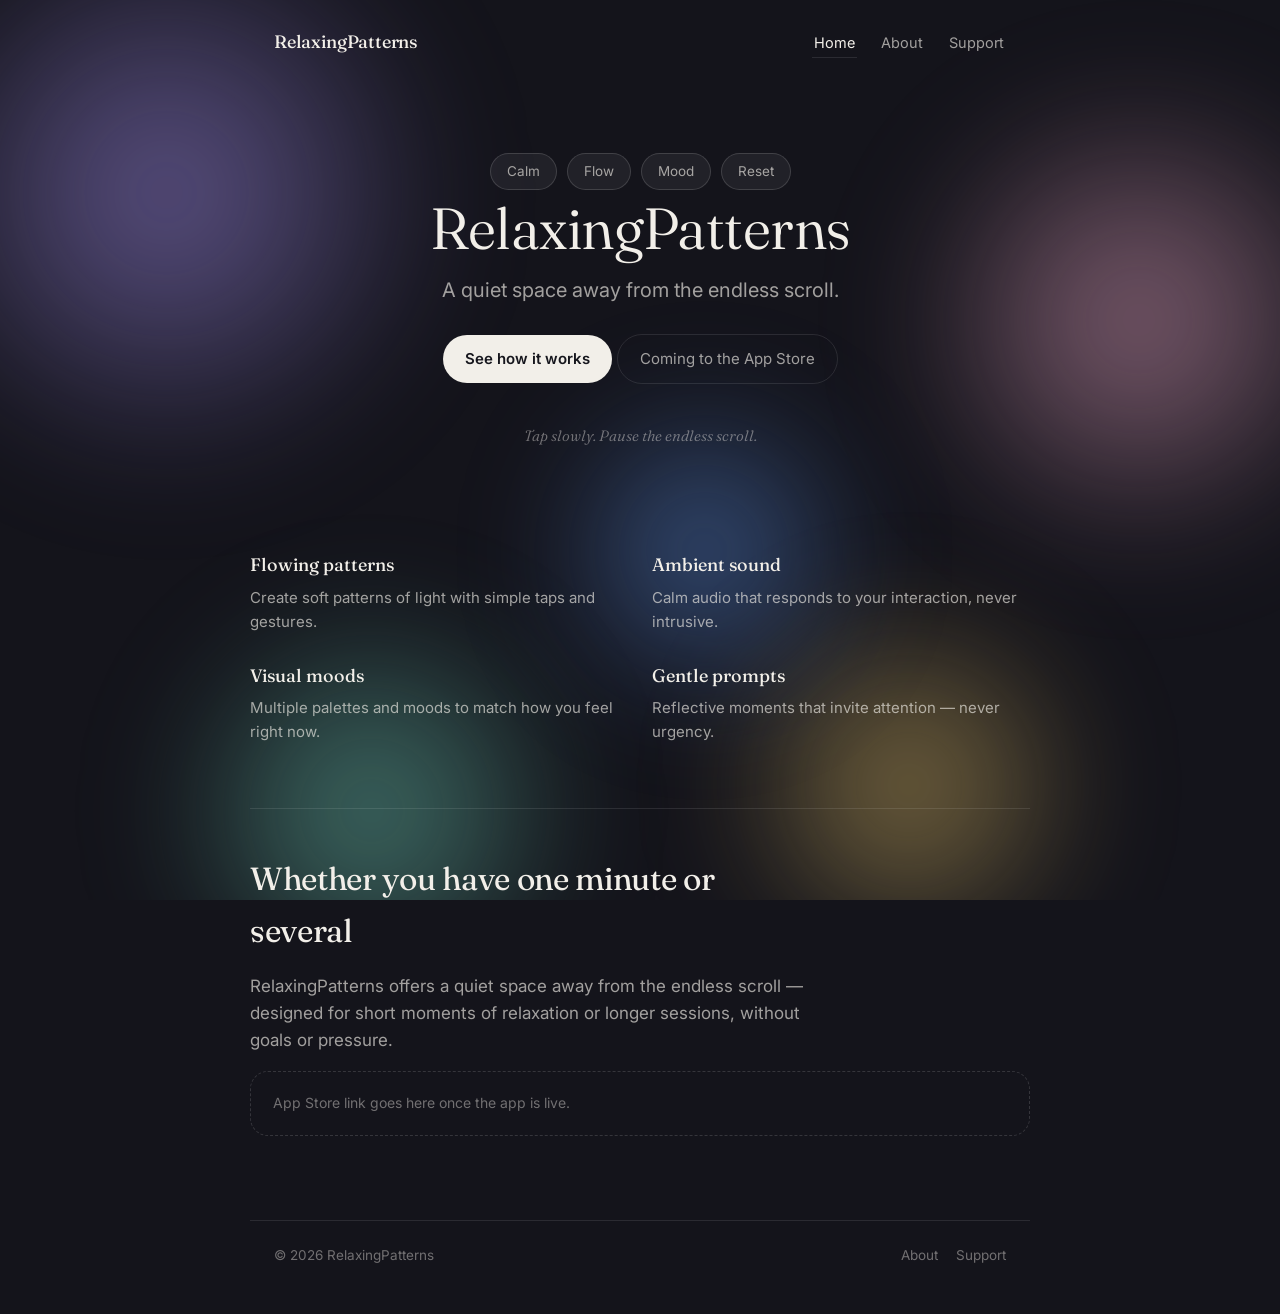
<file: docs/index.html>
<!doctype html>
<html lang="en">
<head>
<meta charset="utf-8">
<meta name="viewport" content="width=device-width, initial-scale=1">
<title>RelaxingPatterns — a quiet space away from the endless scroll</title>
<meta name="description" content="RelaxingPatterns is a gentle interactive experience for brief moments of calm — soft patterns of light, ambient sound, and no goals or pressure.">
<link rel="preconnect" href="https://fonts.googleapis.com">
<link rel="preconnect" href="https://fonts.gstatic.com" crossorigin>
<link href="https://fonts.googleapis.com/css2?family=Fraunces:ital,wght@0,340;0,460;1,340&family=Inter:wght@400;500;600&display=swap" rel="stylesheet">
<link rel="stylesheet" href="styles.css">
</head>
<body>

<div class="orb-field" aria-hidden="true">
  <div class="orb orb--1"></div>
  <div class="orb orb--2"></div>
  <div class="orb orb--3"></div>
  <div class="orb orb--4"></div>
  <div class="orb orb--5"></div>
</div>

<div class="page">

  <nav class="nav">
    <div class="wrap">
      <a class="nav__brand" href="index.html">RelaxingPatterns</a>
      <ul class="nav__links">
        <li><a href="index.html" aria-current="page">Home</a></li>
        <li><a href="marketing.html">About</a></li>
        <li><a href="support.html">Support</a></li>
      </ul>
    </div>
  </nav>

  <header class="hero wrap">
    <div class="chips" aria-hidden="true">
      <span class="chip">Calm</span>
      <span class="chip">Flow</span>
      <span class="chip">Mood</span>
      <span class="chip">Reset</span>
    </div>
    <h1 class="display">RelaxingPatterns</h1>
    <p class="hero__lede">A quiet space away from the endless scroll.</p>
    <div>
      <a class="btn btn--primary" href="marketing.html">See how it works</a>
      <a class="btn btn--ghost" href="#app-store">Coming to the App&nbsp;Store</a>
    </div>
    <p class="hero__caption">Tap slowly. Pause the endless scroll.</p>
  </header>

  <section class="features wrap">
    <div class="features__grid">
      <div class="feature">
        <h3>Flowing patterns</h3>
        <p>Create soft patterns of light with simple taps and gestures.</p>
      </div>
      <div class="feature">
        <h3>Ambient sound</h3>
        <p>Calm audio that responds to your interaction, never intrusive.</p>
      </div>
      <div class="feature">
        <h3>Visual moods</h3>
        <p>Multiple palettes and moods to match how you feel right now.</p>
      </div>
      <div class="feature">
        <h3>Gentle prompts</h3>
        <p>Reflective moments that invite attention — never urgency.</p>
      </div>
    </div>
  </section>

  <section class="section wrap" id="app-store">
    <div class="lede-block">
      <h2 class="display">Whether you have one minute or several</h2>
      <p>RelaxingPatterns offers a quiet space away from the endless scroll — designed for short moments of relaxation or longer sessions, without goals or pressure.</p>
    </div>
    <div class="placeholder">
      App Store link goes here once the app is live. <!-- TODO: replace with real App Store URL -->
    </div>
  </section>

  <footer class="footer">
    <div class="wrap">
      <span>© 2026 RelaxingPatterns</span>
      <ul class="footer__links">
        <li><a href="marketing.html">About</a></li>
        <li><a href="support.html">Support</a></li>
      </ul>
    </div>
  </footer>

</div>
</body>
</html>
</file>
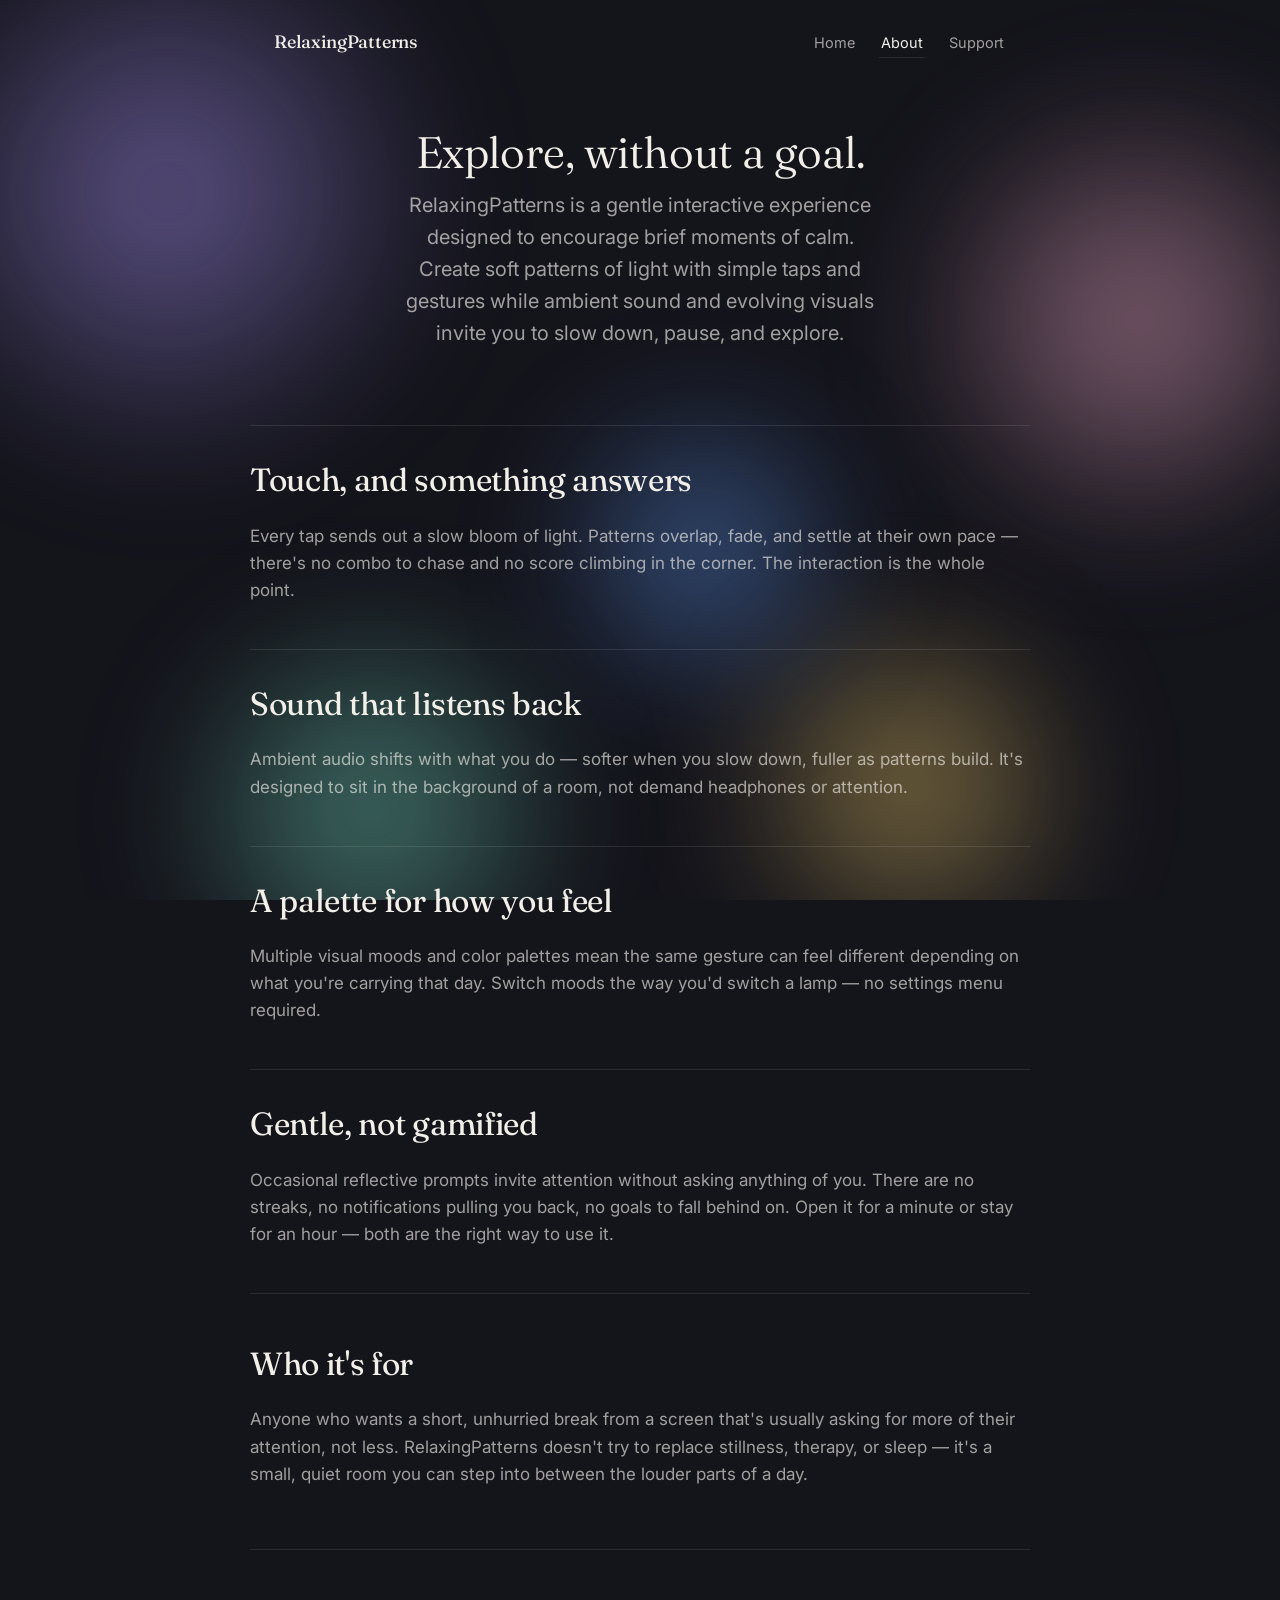
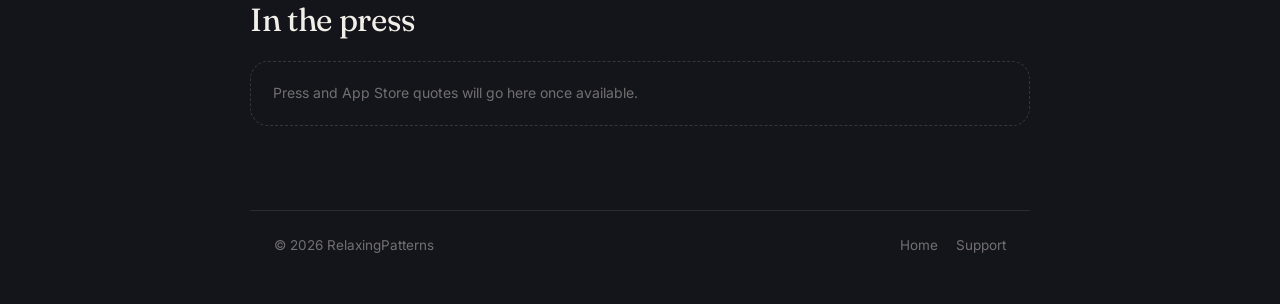
<file: docs/marketing.html>
<!doctype html>
<html lang="en">
<head>
<meta charset="utf-8">
<meta name="viewport" content="width=device-width, initial-scale=1">
<title>About — RelaxingPatterns</title>
<meta name="description" content="RelaxingPatterns invites you to slow down, pause, and explore — without goals or pressure. Here's what's inside.">
<link rel="preconnect" href="https://fonts.googleapis.com">
<link rel="preconnect" href="https://fonts.gstatic.com" crossorigin>
<link href="https://fonts.googleapis.com/css2?family=Fraunces:ital,wght@0,340;0,460;1,340&family=Inter:wght@400;500;600&display=swap" rel="stylesheet">
<link rel="stylesheet" href="styles.css">
</head>
<body>

<div class="orb-field" aria-hidden="true">
  <div class="orb orb--1"></div>
  <div class="orb orb--2"></div>
  <div class="orb orb--3"></div>
  <div class="orb orb--4"></div>
  <div class="orb orb--5"></div>
</div>

<div class="page">

  <nav class="nav">
    <div class="wrap">
      <a class="nav__brand" href="index.html">RelaxingPatterns</a>
      <ul class="nav__links">
        <li><a href="index.html">Home</a></li>
        <li><a href="marketing.html" aria-current="page">About</a></li>
        <li><a href="support.html">Support</a></li>
      </ul>
    </div>
  </nav>

  <header class="hero wrap" style="padding-top:72px;">
    <h1 class="display" style="font-size:clamp(30px,5.5vw,44px);">Explore, without a goal.</h1>
    <p class="hero__lede">RelaxingPatterns is a gentle interactive experience designed to encourage brief moments of calm. Create soft patterns of light with simple taps and gestures while ambient sound and evolving visuals invite you to slow down, pause, and explore.</p>
  </header>

  <section class="section wrap section--tight">
    <h2 class="display">Touch, and something answers</h2>
    <p>Every tap sends out a slow bloom of light. Patterns overlap, fade, and settle at their own pace — there's no combo to chase and no score climbing in the corner. The interaction is the whole point.</p>
  </section>

  <section class="section wrap section--tight">
    <h2 class="display">Sound that listens back</h2>
    <p>Ambient audio shifts with what you do — softer when you slow down, fuller as patterns build. It's designed to sit in the background of a room, not demand headphones or attention.</p>
  </section>

  <section class="section wrap section--tight">
    <h2 class="display">A palette for how you feel</h2>
    <p>Multiple visual moods and color palettes mean the same gesture can feel different depending on what you're carrying that day. Switch moods the way you'd switch a lamp — no settings menu required.</p>
  </section>

  <section class="section wrap section--tight">
    <h2 class="display">Gentle, not gamified</h2>
    <p>Occasional reflective prompts invite attention without asking anything of you. There are no streaks, no notifications pulling you back, no goals to fall behind on. Open it for a minute or stay for an hour — both are the right way to use it.</p>
  </section>

  <section class="section wrap">
    <h2 class="display">Who it's for</h2>
    <p>Anyone who wants a short, unhurried break from a screen that's usually asking for more of their attention, not less. RelaxingPatterns doesn't try to replace stillness, therapy, or sleep — it's a small, quiet room you can step into between the louder parts of a day.</p>
  </section>

  <section class="section wrap">
    <h2 class="display">In the press</h2>
    <div class="placeholder">
      Press and App Store quotes will go here once available. <!-- TODO: add real quotes only — do not fabricate -->
    </div>
  </section>

  <footer class="footer">
    <div class="wrap">
      <span>© 2026 RelaxingPatterns</span>
      <ul class="footer__links">
        <li><a href="index.html">Home</a></li>
        <li><a href="support.html">Support</a></li>
      </ul>
    </div>
  </footer>

</div>
</body>
</html>
</file>
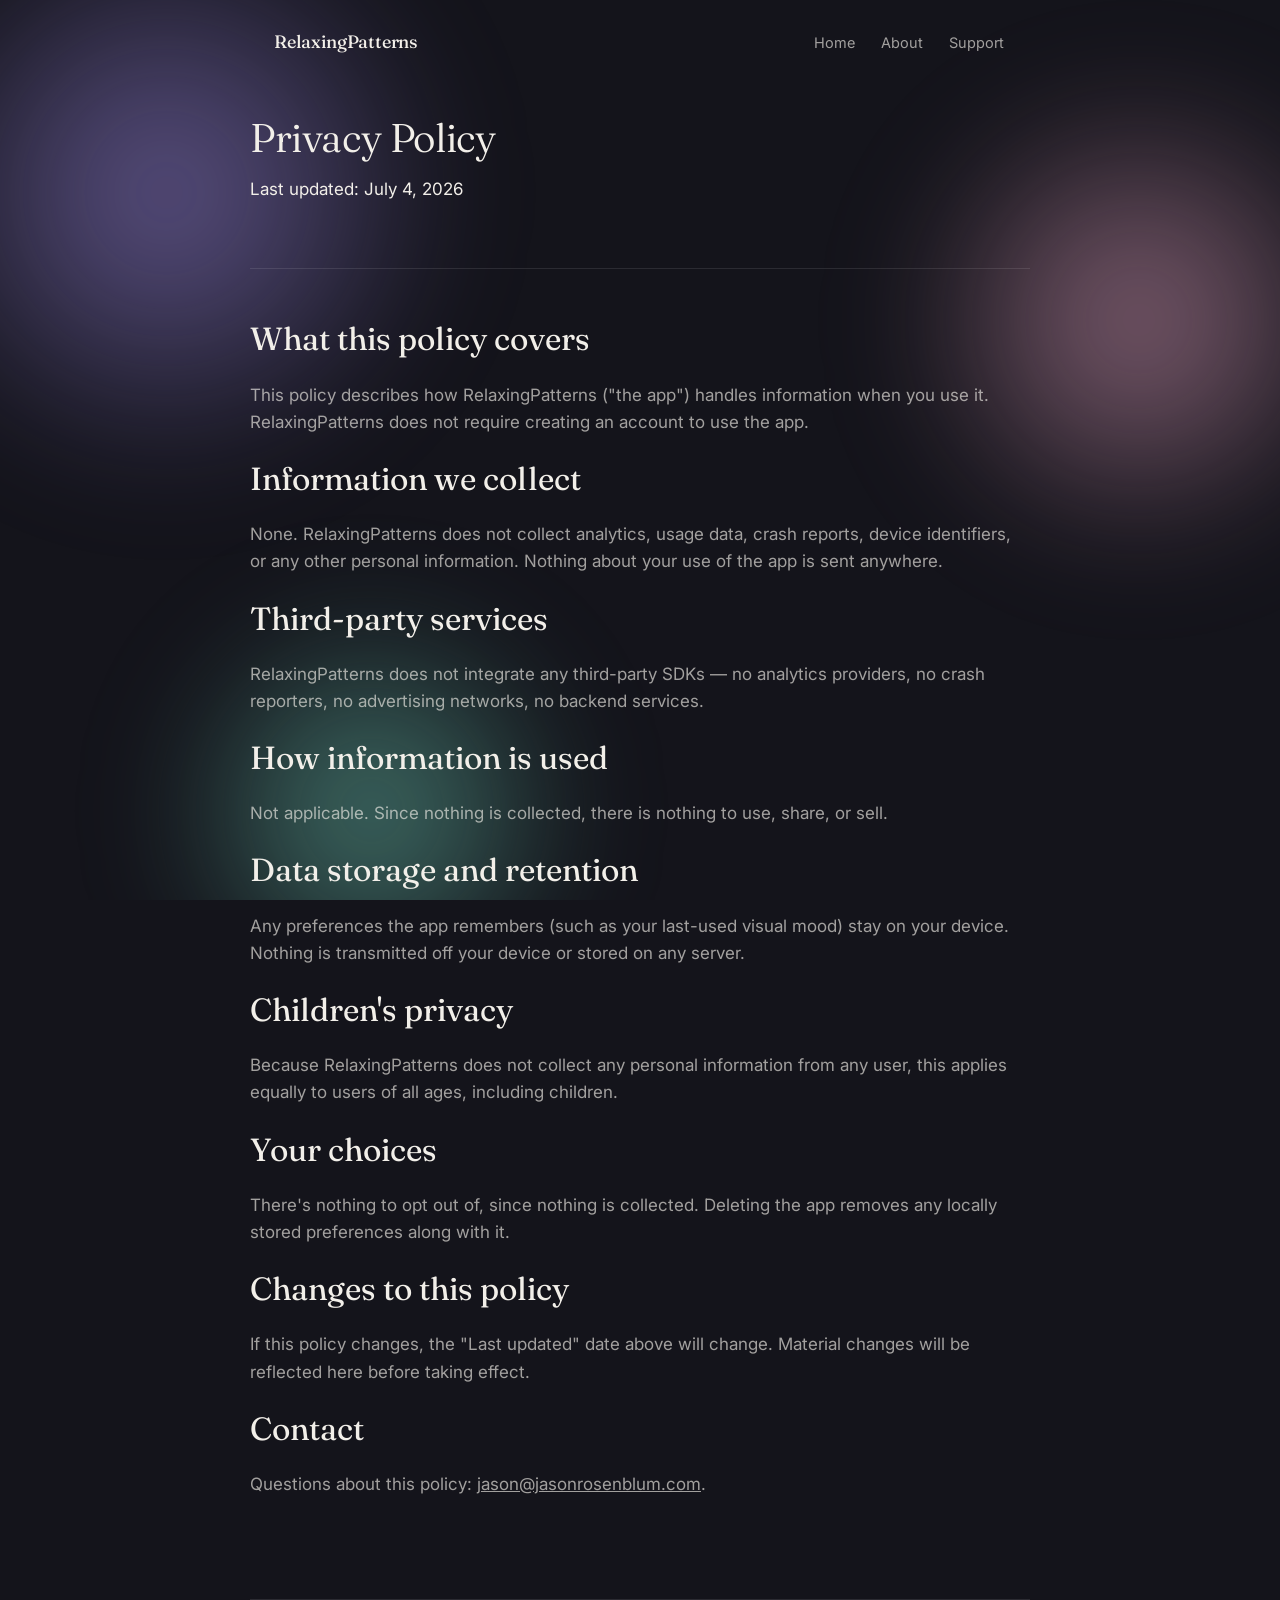
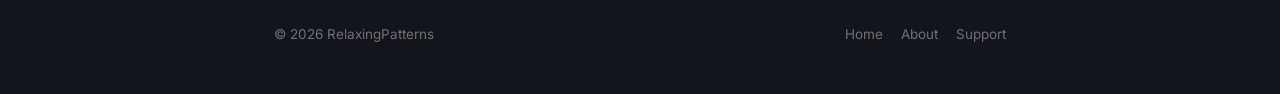
<file: docs/privacy.html>
<!doctype html>
<html lang="en">
<head>
<meta charset="utf-8">
<meta name="viewport" content="width=device-width, initial-scale=1">
<title>Privacy Policy — RelaxingPatterns</title>
<meta name="description" content="How RelaxingPatterns handles data.">
<link rel="preconnect" href="https://fonts.googleapis.com">
<link rel="preconnect" href="https://fonts.gstatic.com" crossorigin>
<link href="https://fonts.googleapis.com/css2?family=Fraunces:ital,wght@0,340;0,460;1,340&family=Inter:wght@400;500;600&display=swap" rel="stylesheet">
<link rel="stylesheet" href="styles.css">
</head>
<body>

<div class="orb-field" aria-hidden="true">
  <div class="orb orb--1"></div>
  <div class="orb orb--2"></div>
  <div class="orb orb--3"></div>
</div>

<div class="page">

  <nav class="nav">
    <div class="wrap">
      <a class="nav__brand" href="index.html">RelaxingPatterns</a>
      <ul class="nav__links">
        <li><a href="index.html">Home</a></li>
        <li><a href="marketing.html">About</a></li>
        <li><a href="support.html">Support</a></li>
      </ul>
    </div>
  </nav>

  <header class="hero wrap" style="padding-top:60px; text-align:left;">
    <h1 class="display" style="font-size:clamp(28px,5vw,40px);">Privacy Policy</h1>
    <p class="updated">Last updated: July 4, 2026</p>
  </header>

  <!--
    Content below reflects what you told me: no analytics, no crash
    reporting, no third-party SDKs. Still worth a quick legal read before
    publishing (especially the children's-privacy framing and the app's
    actual App Store age rating), but this is no longer a guess-filled
    scaffold — it's a short, true policy for an app that collects nothing.
    Still needs: real "Last updated" date, real support email (same one
    used on the Support page).
  -->

  <section class="section wrap legal">
    <h2>What this policy covers</h2>
    <p>This policy describes how RelaxingPatterns ("the app") handles information when you use it. RelaxingPatterns does not require creating an account to use the app.</p>

    <h2>Information we collect</h2>
    <p>None. RelaxingPatterns does not collect analytics, usage data, crash reports, device identifiers, or any other personal information. Nothing about your use of the app is sent anywhere.</p>

    <h2>Third-party services</h2>
    <p>RelaxingPatterns does not integrate any third-party SDKs — no analytics providers, no crash reporters, no advertising networks, no backend services.</p>

    <h2>How information is used</h2>
    <p>Not applicable. Since nothing is collected, there is nothing to use, share, or sell.</p>

    <h2>Data storage and retention</h2>
    <p>Any preferences the app remembers (such as your last-used visual mood) stay on your device. Nothing is transmitted off your device or stored on any server.</p>

    <h2>Children's privacy</h2>
    <p>Because RelaxingPatterns does not collect any personal information from any user, this applies equally to users of all ages, including children.</p>

    <h2>Your choices</h2>
    <p>There's nothing to opt out of, since nothing is collected. Deleting the app removes any locally stored preferences along with it.</p>

    <h2>Changes to this policy</h2>
    <p>If this policy changes, the "Last updated" date above will change. Material changes will be reflected here before taking effect.</p>

    <h2>Contact</h2>
    <p>Questions about this policy: <a href="mailto:jason@jasonrosenblum.com">jason@jasonrosenblum.com</a>.</p>
  </section>

  <footer class="footer">
    <div class="wrap">
      <span>© 2026 RelaxingPatterns</span>
      <ul class="footer__links">
        <li><a href="index.html">Home</a></li>
        <li><a href="marketing.html">About</a></li>
        <li><a href="support.html">Support</a></li>
      </ul>
    </div>
  </footer>

</div>
</body>
</html>
</file>
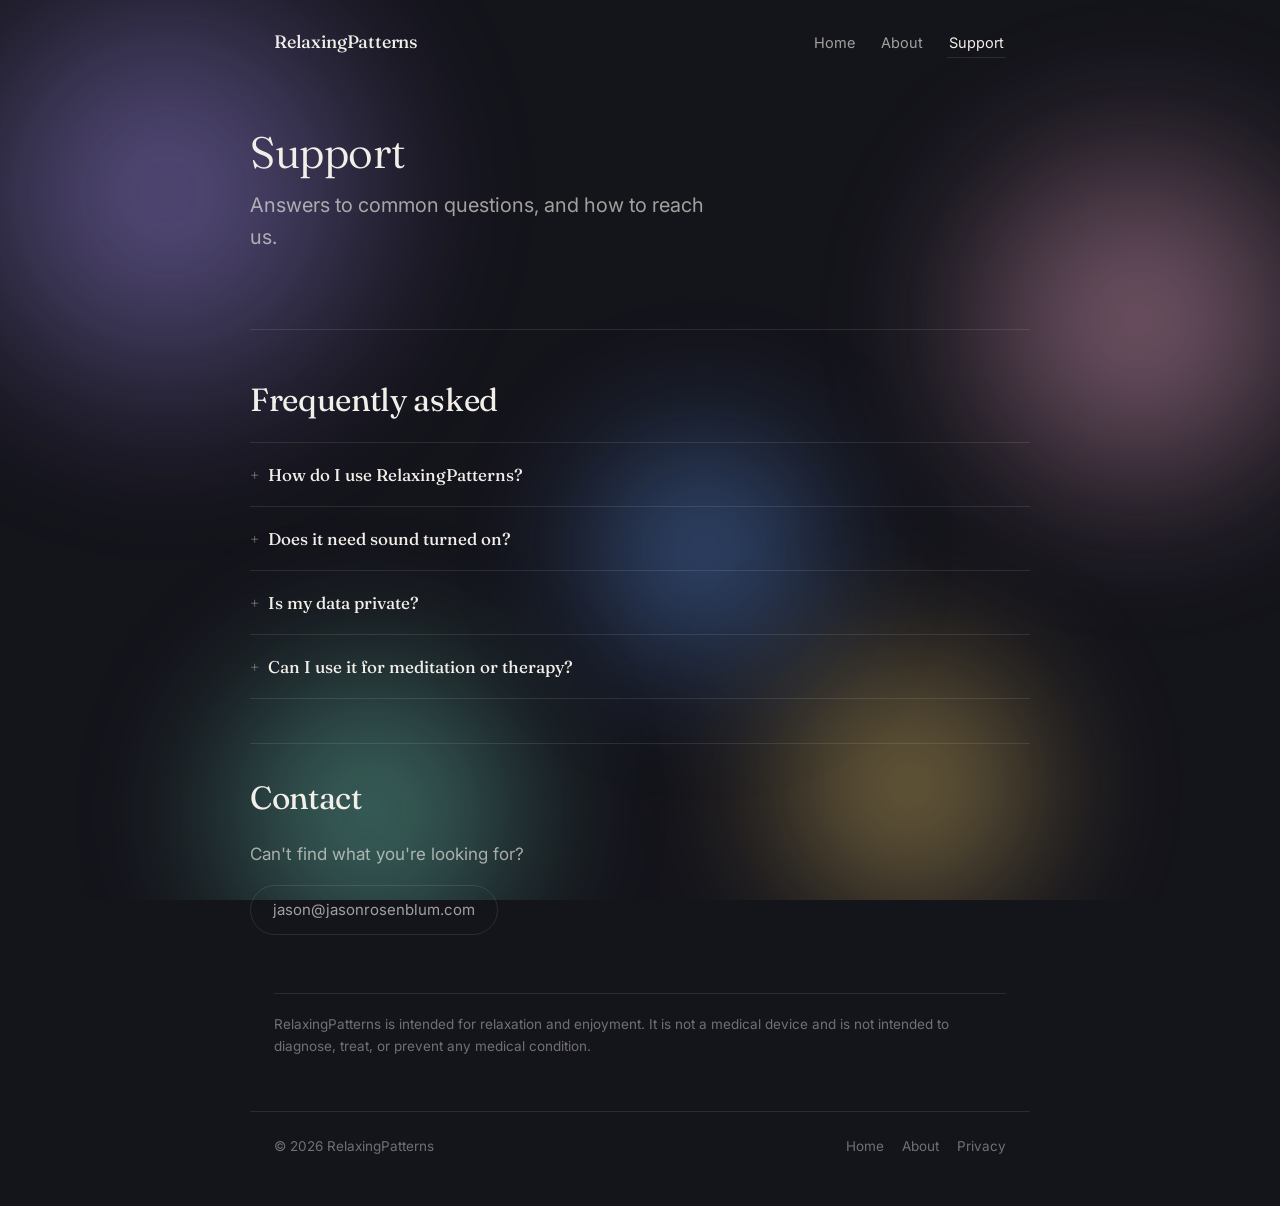
<file: docs/support.html>
<!doctype html> 
<html lang="en">
<head>
<meta charset="utf-8">
<meta name="viewport" content="width=device-width, initial-scale=1">
<title>Support — RelaxingPatterns</title>
<meta name="description" content="Help and answers for RelaxingPatterns.">
<link rel="preconnect" href="https://fonts.googleapis.com">
<link rel="preconnect" href="https://fonts.gstatic.com" crossorigin>
<link href="https://fonts.googleapis.com/css2?family=Fraunces:ital,wght@0,340;0,460;1,340&family=Inter:wght@400;500;600&display=swap" rel="stylesheet">
<link rel="stylesheet" href="styles.css">
</head>
<body>

<div class="orb-field" aria-hidden="true">
  <div class="orb orb--1"></div>
  <div class="orb orb--2"></div>
  <div class="orb orb--3"></div>
  <div class="orb orb--4"></div>
  <div class="orb orb--5"></div>
</div>

<div class="page">

  <nav class="nav">
    <div class="wrap">
      <a class="nav__brand" href="index.html">RelaxingPatterns</a>
      <ul class="nav__links">
        <li><a href="index.html">Home</a></li>
        <li><a href="marketing.html">About</a></li>
        <li><a href="support.html" aria-current="page">Support</a></li>
      </ul>
    </div>
  </nav>

  <header class="hero wrap" style="padding-top:72px; text-align:left;">
    <h1 class="display" style="font-size:clamp(30px,5.5vw,44px);">Support</h1>
    <p class="hero__lede" style="margin-left:0;">Answers to common questions, and how to reach us.</p>
  </header>

  <section class="section wrap faq">
    <h2 class="display">Frequently asked</h2>

    <details>
      <summary>How do I use RelaxingPatterns?</summary>
      <p>Open the app and tap or drag anywhere on screen. There's no tutorial to complete and no wrong way to interact — patterns respond to whatever pace feels right.</p>
    </details>

    <details>
      <summary>Does it need sound turned on?</summary>
      <p>No. The ambient audio adds to the experience but isn't required — everything works with sound off, including in Silent Mode.</p>
    </details>

    <details>
      <summary>Is my data private?</summary>
      <p>RelaxingPatterns doesn't require an account to use. <!-- TODO: replace with real, verified data-handling details before launch --></p>
    </details>

    <details>
      <summary>Can I use it for meditation or therapy?</summary>
      <p>RelaxingPatterns is designed for relaxation and enjoyment. See the note below on its intended use.</p>
    </details>
  </section>

  <section class="section wrap section--tight">
    <h2 class="display">Contact</h2>
    <p>Can't find what you're looking for?</p>
    <p>
      <!-- TODO: replace with real support address before launch -->
      <a class="btn btn--ghost" href="mailto:jason@jasonrosenblum.com">jason@jasonrosenblum.com</a>
    </p>
  </section>

  <section class="wrap">
    <p class="compliance">
      RelaxingPatterns is intended for relaxation and enjoyment. It is not a medical device and is not intended to diagnose, treat, or prevent any medical condition.
    </p>
  </section>

  <footer class="footer">
    <div class="wrap">
      <span>© 2026 RelaxingPatterns</span>
      <ul class="footer__links">
        <li><a href="index.html">Home</a></li>
        <li><a href="marketing.html">About</a></li>
        <!-- TODO: link a real privacy policy page once written -->
        <li><a href="https://jarosenblum.github.io/RelaxingPatterns/privacy.html">Privacy</a></li>
      </ul>
    </div>
  </footer>

</div>
</body>
</html>
</file>
<file: docs/styles.css>
/* RelaxingPatterns — shared site styles
   Design tokens (see project instructions for rationale):
   bg: deep indigo-charcoal, not pure black — softer, less "app dashboard"
   orbs: five hues pulled from the in-app palette, blurred + slow-drifting
   type: Fraunces (display, light weight, quiet warmth) + Inter (body/UI)
*/

:root{
  --bg: #14141b;
  --bg-raise: #1b1b25;
  --text: #f2efe9;
  --text-dim: rgba(242,239,233,0.64);
  --text-faint: rgba(242,239,233,0.42);
  --orb-rose: #e8a6c4;
  --orb-amber: #e8c468;
  --orb-teal: #6fd0b8;
  --orb-violet: #a08ce8;
  --orb-blue: #5f97f0;
  --chip-bg: rgba(255,255,255,0.06);
  --chip-border: rgba(255,255,255,0.14);
  --hair: rgba(255,255,255,0.10);
  --focus: #cdb8ff;
  --radius: 18px;
  --max-w: 780px;
}

*{ box-sizing: border-box; }

html{ scroll-behavior: smooth; }

body{
  margin: 0;
  background: var(--bg);
  color: var(--text);
  font-family: "Inter", -apple-system, BlinkMacSystemFont, "Segoe UI", sans-serif;
  font-size: 17px;
  line-height: 1.6;
  -webkit-font-smoothing: antialiased;
  overflow-x: hidden;
}

.display{
  font-family: "Fraunces", Georgia, serif;
  font-weight: 340;
  letter-spacing: -0.01em;
}

a{ color: inherit; }

:focus-visible{
  outline: 2px solid var(--focus);
  outline-offset: 3px;
  border-radius: 4px;
}

/* ---------- ambient orb field ---------- */
.orb-field{
  position: fixed;
  inset: 0;
  z-index: 0;
  overflow: hidden;
  pointer-events: none;
}
.orb{
  position: absolute;
  border-radius: 50%;
  filter: blur(60px);
  opacity: 0.55;
  will-change: transform;
}
.orb--1{ width: 46vw; height: 46vw; max-width: 620px; max-height: 620px;
  left: -10vw; top: -8vw; background: radial-gradient(circle, var(--orb-violet), transparent 70%);
  animation: drift1 46s ease-in-out infinite alternate; }
.orb--2{ width: 38vw; height: 38vw; max-width: 520px; max-height: 520px;
  right: -8vw; top: 6vw; background: radial-gradient(circle, var(--orb-rose), transparent 70%);
  animation: drift2 58s ease-in-out infinite alternate; }
.orb--3{ width: 34vw; height: 34vw; max-width: 460px; max-height: 460px;
  left: 12vw; bottom: -10vw; background: radial-gradient(circle, var(--orb-teal), transparent 70%);
  animation: drift3 52s ease-in-out infinite alternate; }
.orb--4{ width: 30vw; height: 30vw; max-width: 400px; max-height: 400px;
  right: 14vw; bottom: -6vw; background: radial-gradient(circle, var(--orb-amber), transparent 70%);
  animation: drift4 64s ease-in-out infinite alternate; }
.orb--5{ width: 26vw; height: 26vw; max-width: 340px; max-height: 340px;
  left: 42vw; top: 30vw; background: radial-gradient(circle, var(--orb-blue), transparent 70%);
  animation: drift1 70s ease-in-out infinite alternate-reverse; }

@keyframes drift1{ from{ transform: translate(0,0) scale(1); } to{ transform: translate(4vw, 6vw) scale(1.08); } }
@keyframes drift2{ from{ transform: translate(0,0) scale(1); } to{ transform: translate(-5vw, 4vw) scale(0.94); } }
@keyframes drift3{ from{ transform: translate(0,0) scale(1); } to{ transform: translate(3vw, -4vw) scale(1.06); } }
@keyframes drift4{ from{ transform: translate(0,0) scale(1); } to{ transform: translate(-3vw, -5vw) scale(0.96); } }

@media (prefers-reduced-motion: reduce){
  .orb{ animation: none !important; }
}

/* ---------- layout shell ---------- */
.page{
  position: relative;
  z-index: 1;
  min-height: 100vh;
  display: flex;
  flex-direction: column;
}

.wrap{
  width: 100%;
  max-width: var(--max-w);
  margin: 0 auto;
  padding: 0 24px;
}

/* ---------- nav ---------- */
.nav{
  padding: 28px 0 0;
}
.nav .wrap{
  display: flex;
  align-items: center;
  justify-content: space-between;
  gap: 16px;
}
.nav__brand{
  font-family: "Fraunces", Georgia, serif;
  font-weight: 460;
  font-size: 18px;
  text-decoration: none;
  letter-spacing: -0.01em;
}
.nav__links{
  display: flex;
  gap: 22px;
  list-style: none;
  margin: 0;
  padding: 0;
}
.nav__links a{
  text-decoration: none;
  font-size: 14.5px;
  color: var(--text-dim);
  padding: 6px 2px;
  border-bottom: 1px solid transparent;
  transition: color 0.2s ease, border-color 0.2s ease;
}
.nav__links a:hover{ color: var(--text); }
.nav__links a[aria-current="page"]{
  color: var(--text);
  border-bottom-color: var(--hair);
}

/* ---------- hero ---------- */
.hero{
  padding: 96px 0 48px;
  text-align: center;
}
.hero h1{
  font-size: clamp(36px, 7vw, 58px);
  margin: 0 0 14px;
  line-height: 1.06;
}
.hero__lede{
  font-size: clamp(17px, 2.4vw, 20px);
  color: var(--text-dim);
  max-width: 480px;
  margin: 0 auto 28px;
}
.hero__caption{
  font-family: "Fraunces", Georgia, serif;
  font-style: italic;
  font-weight: 340;
  color: var(--text-faint);
  font-size: 15px;
  margin-top: 40px;
}

/* ---------- chips (mode motif from the app) ---------- */
.chips{
  display: flex;
  justify-content: center;
  gap: 10px;
  flex-wrap: wrap;
  margin: 0 0 8px;
}
.chip{
  background: var(--chip-bg);
  border: 1px solid var(--chip-border);
  color: var(--text-dim);
  font-size: 13.5px;
  padding: 7px 16px;
  border-radius: 999px;
}

/* ---------- buttons ---------- */
.btn{
  display: inline-flex;
  align-items: center;
  gap: 8px;
  text-decoration: none;
  font-size: 15px;
  padding: 12px 22px;
  border-radius: 999px;
  transition: transform 0.15s ease, background 0.2s ease;
}
.btn--primary{
  background: var(--text);
  color: #16161d;
  font-weight: 600;
}
.btn--primary:hover{ transform: translateY(-1px); }
.btn--ghost{
  border: 1px solid var(--hair);
  color: var(--text-dim);
}
.btn--ghost:hover{ color: var(--text); border-color: rgba(255,255,255,0.28); }

/* ---------- feature grid ---------- */
.features{
  padding: 40px 0 64px;
}
.features__grid{
  display: grid;
  grid-template-columns: repeat(2, 1fr);
  gap: 28px 24px;
}
.feature h3{
  font-family: "Fraunces", Georgia, serif;
  font-weight: 460;
  font-size: 18px;
  margin: 0 0 6px;
}
.feature p{
  margin: 0;
  color: var(--text-dim);
  font-size: 15px;
}

/* ---------- generic content sections ---------- */
.section{
  padding: 44px 0;
  border-top: 1px solid var(--hair);
}
.section h2{
  font-family: "Fraunces", Georgia, serif;
  font-weight: 420;
  font-size: clamp(24px, 4vw, 32px);
  margin: 0 0 16px;
}
.section p{ color: var(--text-dim); }
.section--tight{ padding: 28px 0; }

.lede-block{
  max-width: 560px;
}

/* ---------- placeholder callouts ---------- */
.placeholder{
  border: 1px dashed var(--chip-border);
  border-radius: var(--radius);
  padding: 20px 22px;
  color: var(--text-faint);
  font-size: 14px;
}

/* ---------- FAQ ---------- */
.faq details{
  border-top: 1px solid var(--hair);
  padding: 18px 0;
}
.faq details:last-child{ border-bottom: 1px solid var(--hair); }
.faq summary{
  cursor: pointer;
  font-family: "Fraunces", Georgia, serif;
  font-weight: 460;
  font-size: 17px;
  list-style: none;
}
.faq summary::-webkit-details-marker{ display:none; }
.faq summary::before{
  content: "+";
  display: inline-block;
  width: 18px;
  color: var(--text-faint);
}
.faq details[open] summary::before{ content: "–"; }
.faq p{
  margin: 10px 0 0 26px;
  color: var(--text-dim);
  font-size: 15px;
}

/* ---------- compliance / footer ---------- */
.compliance{
  font-size: 13.5px;
  color: var(--text-faint);
  border-top: 1px solid var(--hair);
  padding-top: 20px;
}

.footer{
  margin-top: auto;
  padding: 40px 0 48px;
}
.footer .wrap{
  display: flex;
  flex-wrap: wrap;
  gap: 12px 24px;
  align-items: center;
  justify-content: space-between;
  border-top: 1px solid var(--hair);
  padding-top: 24px;
  font-size: 13.5px;
  color: var(--text-faint);
}
.footer__links{
  display: flex;
  gap: 18px;
  list-style: none;
  margin: 0;
  padding: 0;
}
.footer__links a{ text-decoration: none; color: var(--text-faint); }
.footer__links a:hover{ color: var(--text-dim); }

@media (max-width: 640px){
  .nav__links{ gap: 14px; }
  .features__grid{ grid-template-columns: 1fr; }
  .hero{ padding: 64px 0 36px; }
}
</file>
